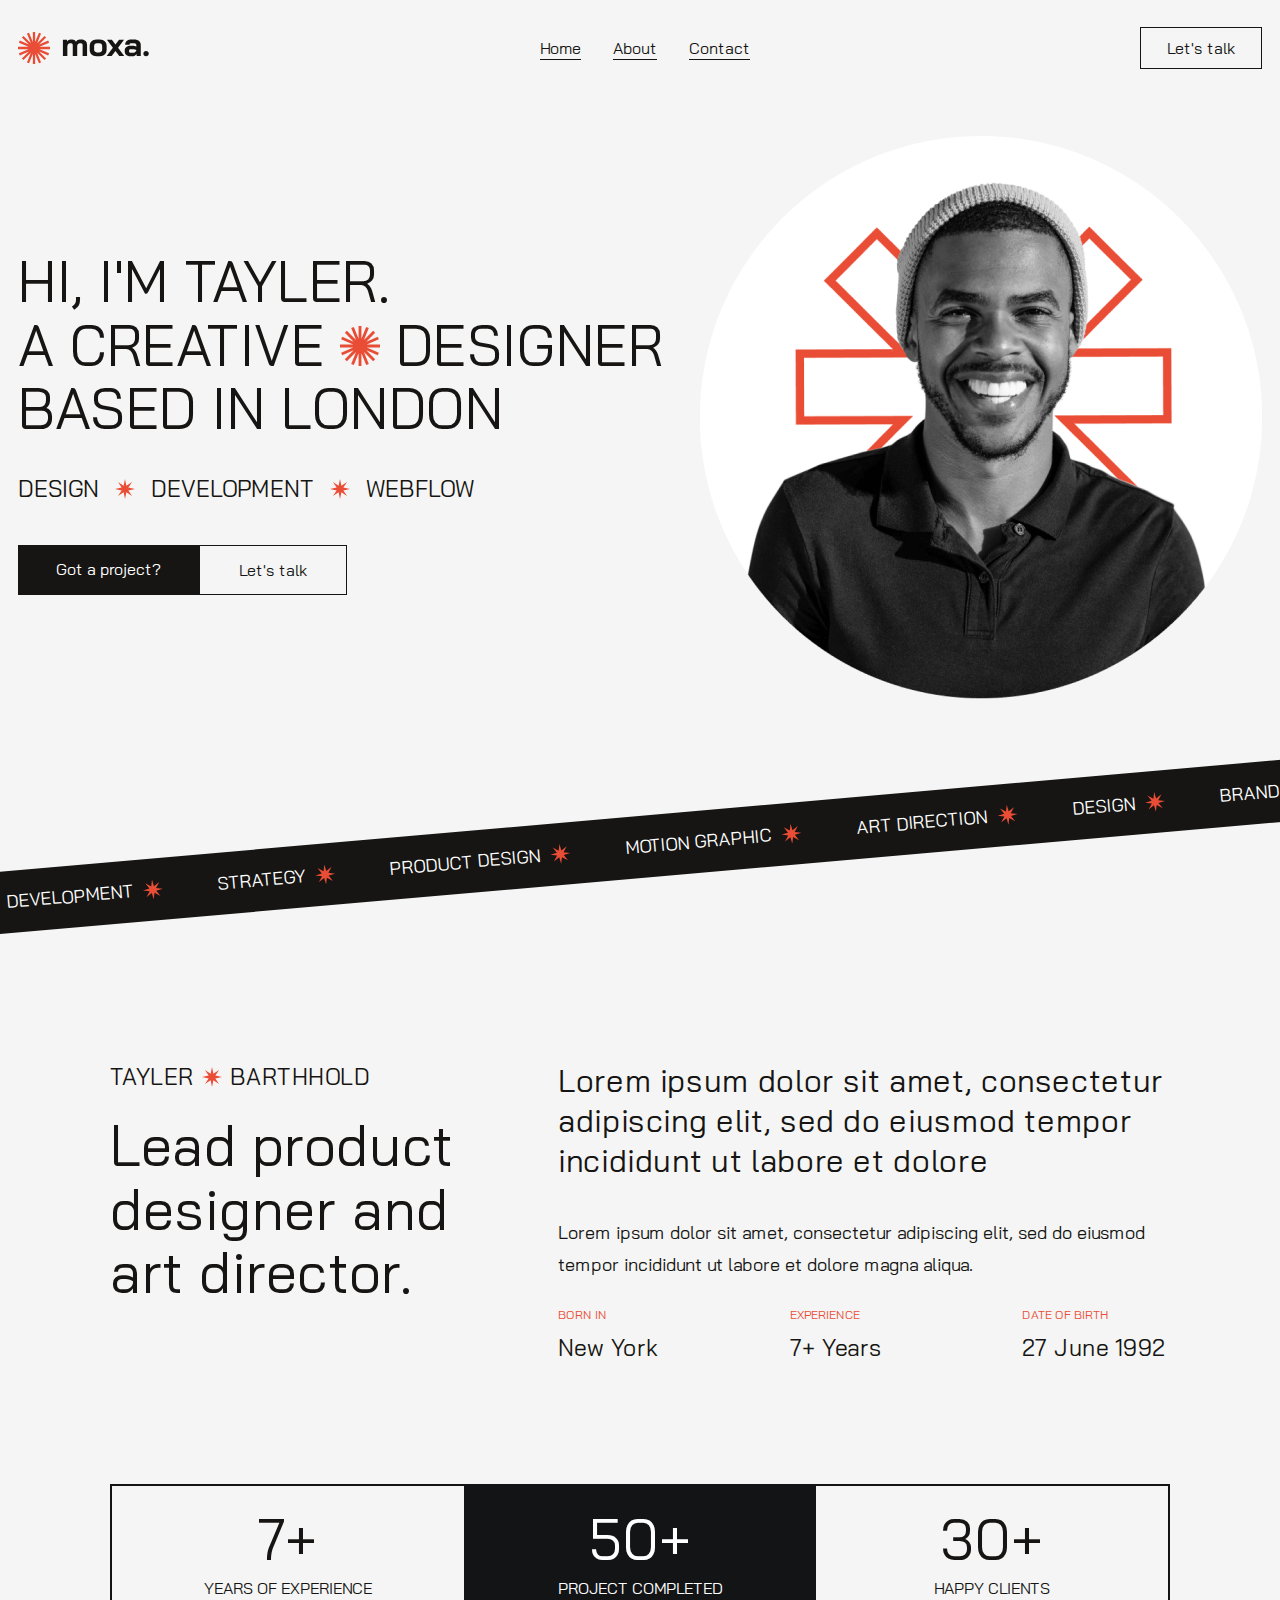
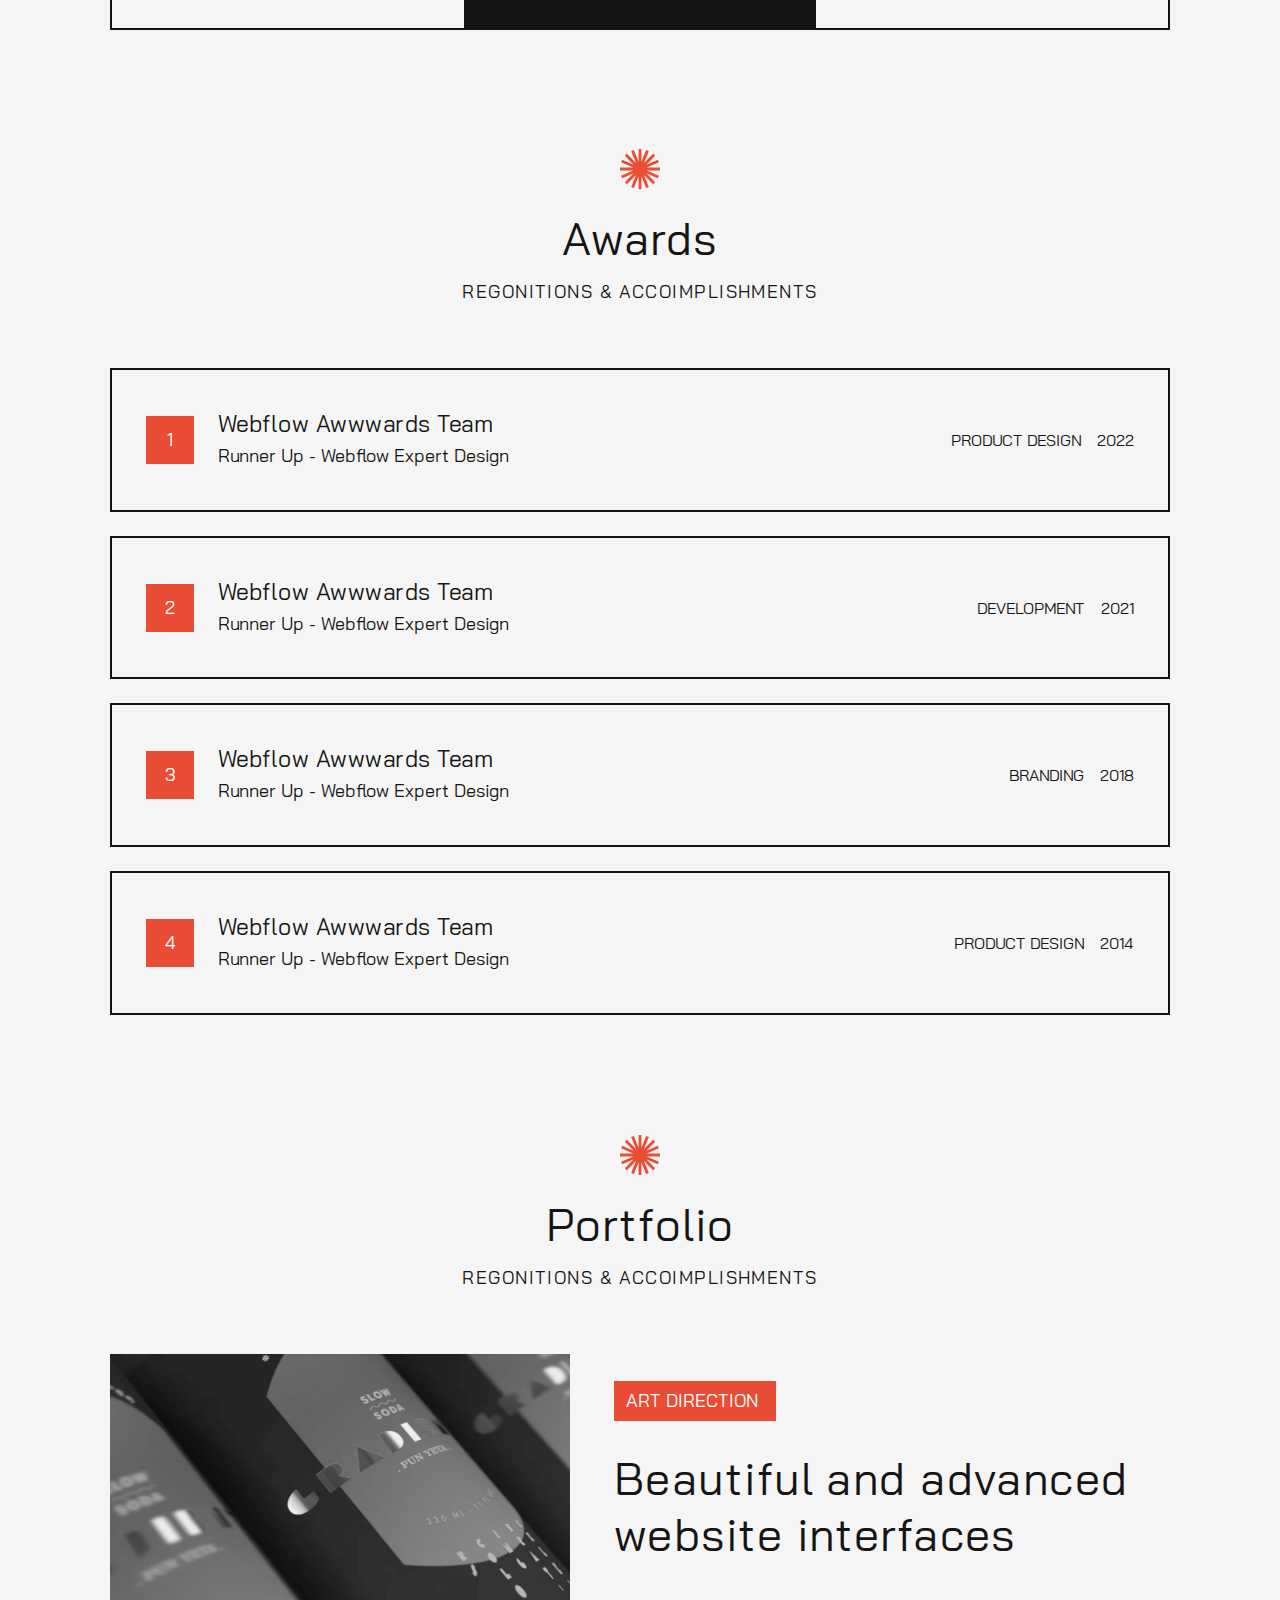
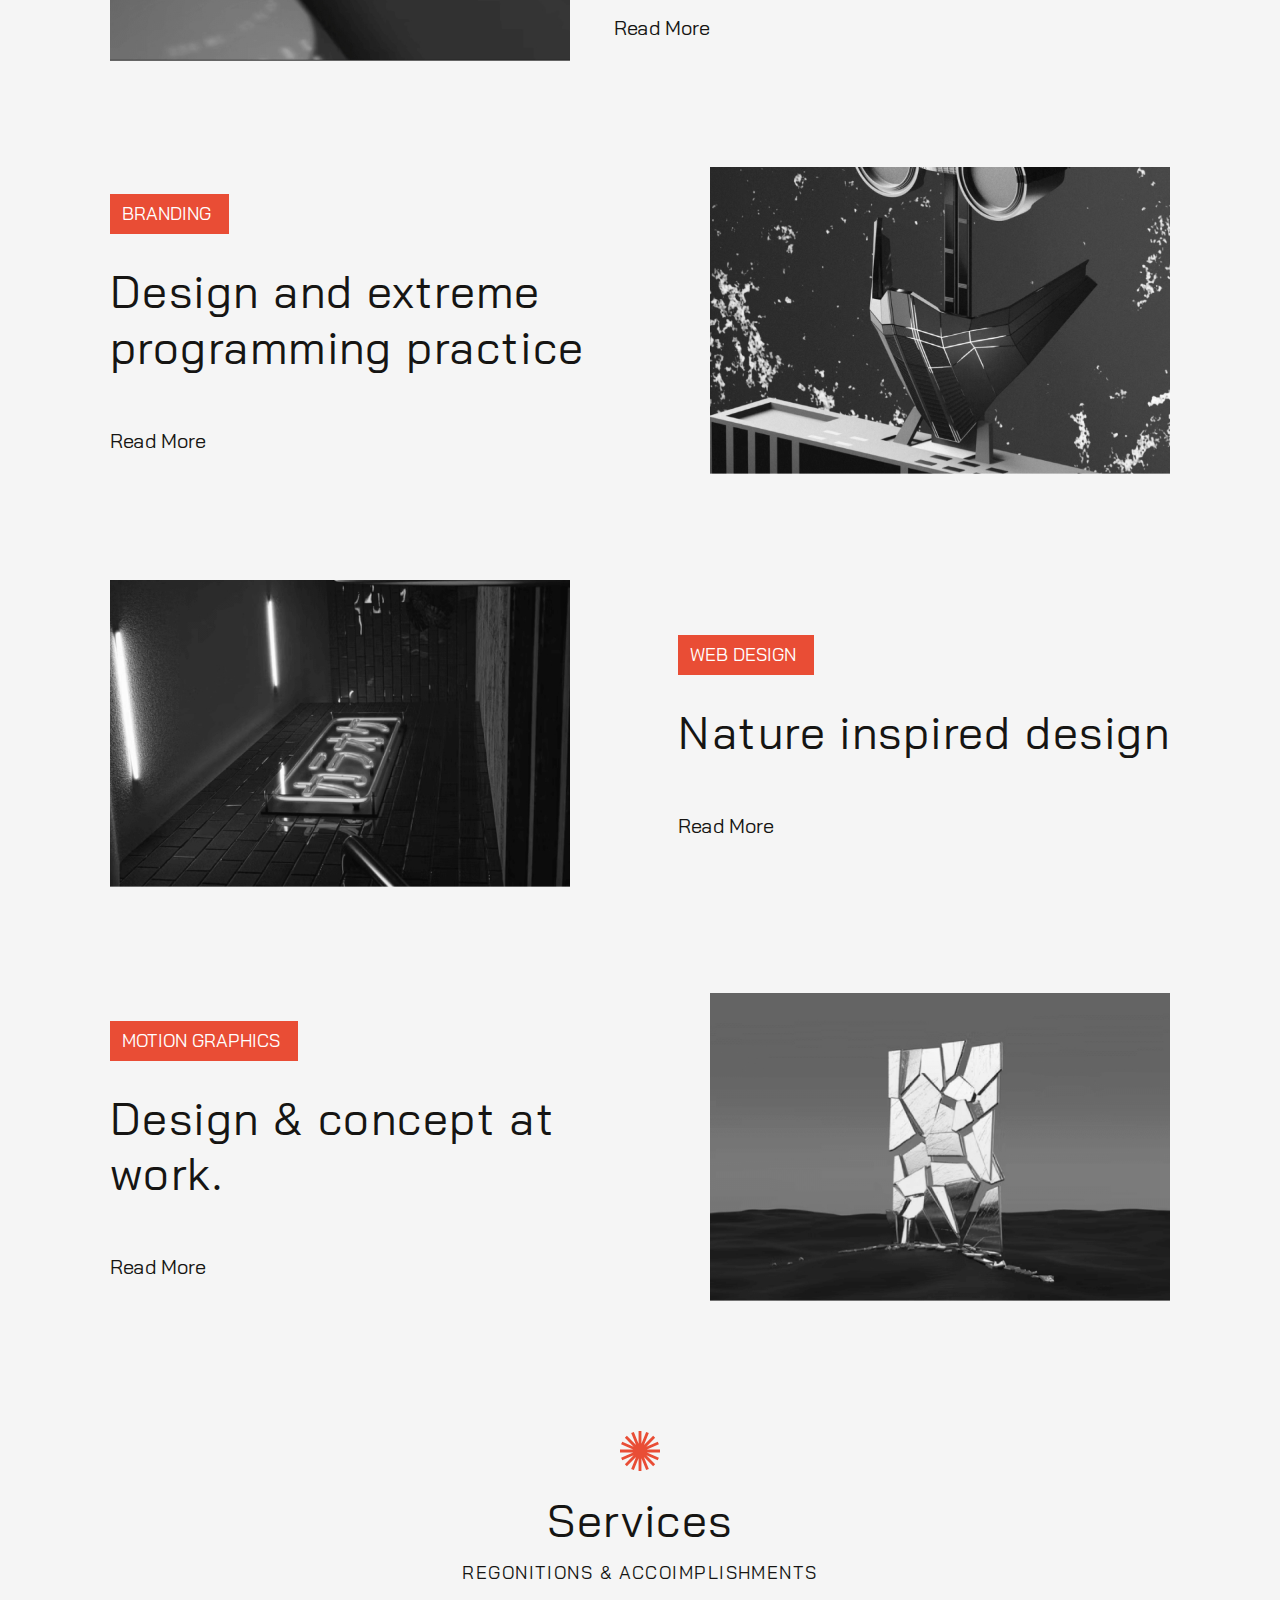
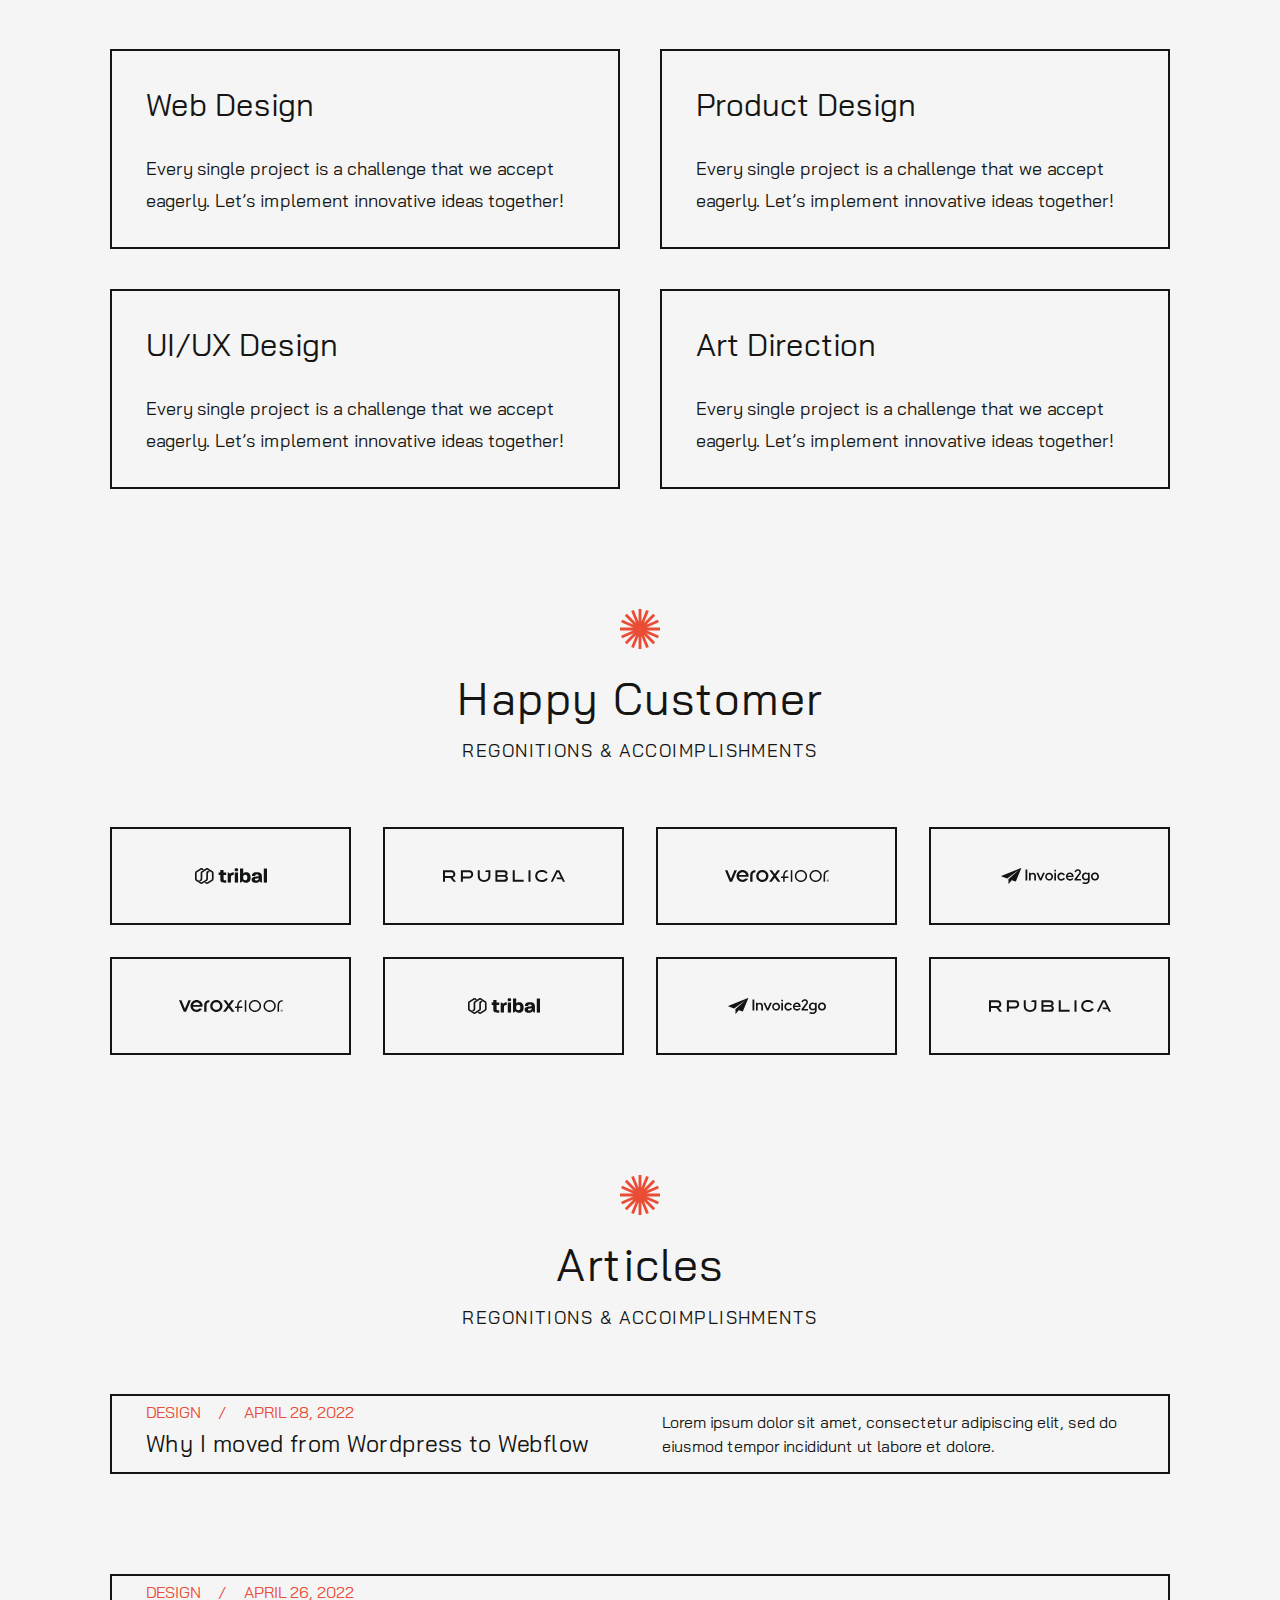
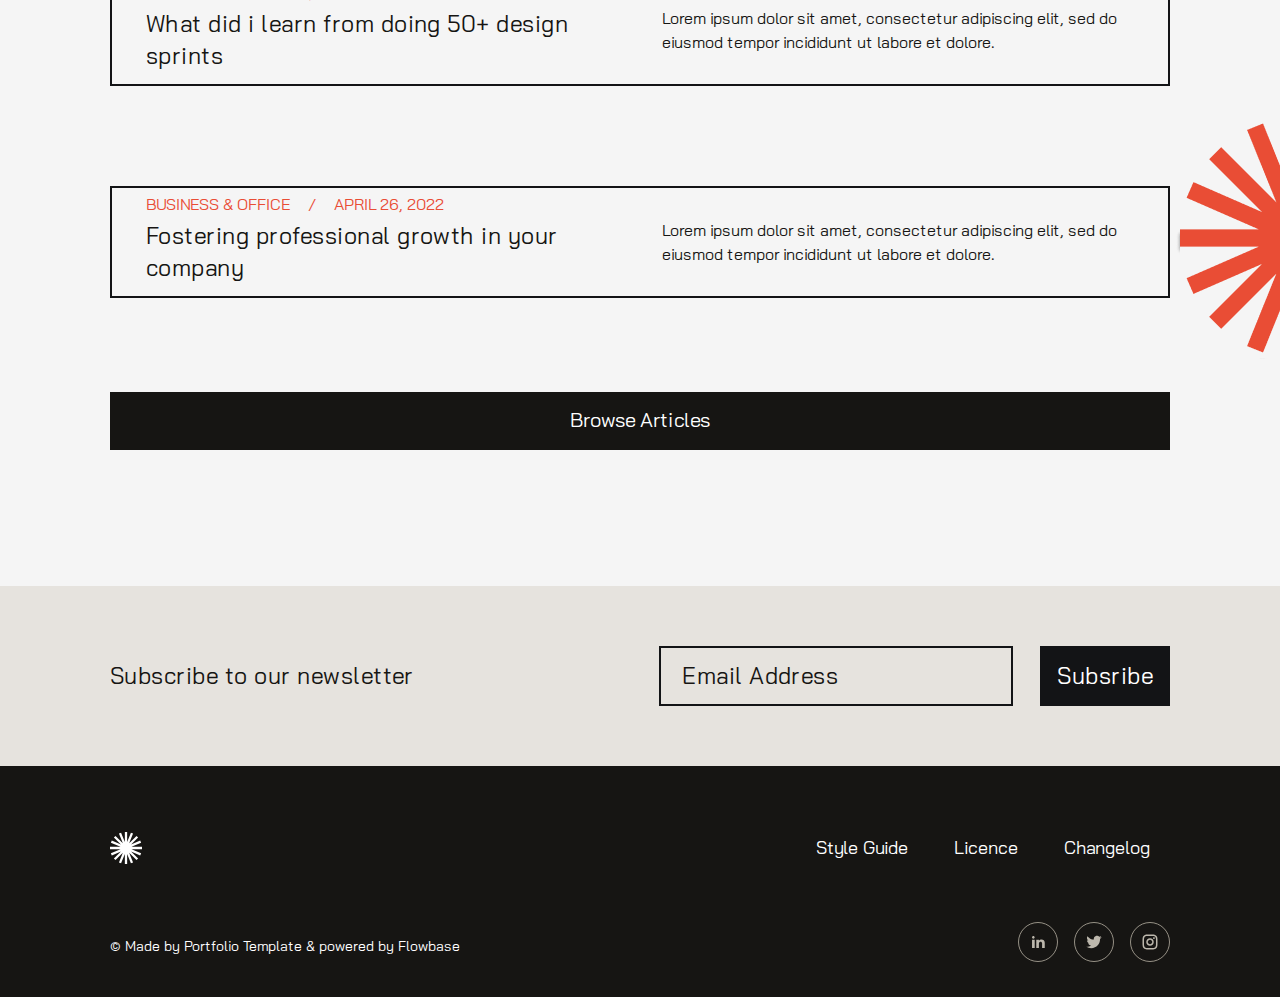
<file: index.html>
<!DOCTYPE html>
<html lang="en">
<head>
    <meta charset="UTF-8">
    <meta http-equiv="X-UA-Compatible" content="IE=edge">
    <meta name="viewport" content="width=device-width, initial-scale=1.0">
    <link rel="shortcut icon" href="./img/favicon.ico" type="image/x-icon">
    <link rel="icon" href="./img/favicon.ico" type="image/x-icon">
    <link rel="stylesheet" href="./fonts/font.css">
    <link rel="stylesheet" href="./css/style.css">
    <title>Homework 12 Moxa</title>
</head>
<body>

<!-- /////////////////////////////////////////////HEADER////////////////////////////////////////////////////// -->

    <header class="header">
        <div class="container container-wide flex v-center between">
                <a href="/" class="logo flex"><svg width="131" height="32" viewBox="0 0 131 32" fill="none" xmlns="http://www.w3.org/2000/svg">
                    <g clip-path="url(#clip0_1_17)">
                    <path class="word" d="M63.5684 7.39453C65.2279 7.39453 66.5598 7.9404 67.5642 9.03214C68.5686 10.1021 69.0708 11.5104 69.0708 13.2572V23.9999H64.6165V13.2572C64.6165 12.6458 64.4746 12.1654 64.1907 11.8161C63.9069 11.4449 63.5357 11.2593 63.0771 11.2593H61.6688C61.0574 11.2593 60.5225 11.4886 60.0639 11.9471C59.6054 12.3838 59.3215 12.9733 59.2124 13.7157V23.9999H54.7581V13.2899C54.7581 12.6786 54.6161 12.1873 54.3323 11.8161C54.0484 11.4449 53.6773 11.2593 53.2187 11.2593H51.9414C51.3082 11.2593 50.7514 11.5432 50.271 12.1109C49.7907 12.6786 49.485 13.421 49.354 14.338V23.9999H44.8997V7.65655H49.0264V9.55618C49.4195 8.90113 49.9217 8.3771 50.533 7.98407C51.1663 7.59105 51.7995 7.39453 52.4327 7.39453H54.2668C55.0528 7.39453 55.7625 7.60196 56.3957 8.01682C57.0507 8.43169 57.5638 9.01031 57.935 9.75269C58.4154 9.01031 58.9831 8.43169 59.6382 8.01682C60.315 7.60196 61.0247 7.39453 61.767 7.39453H63.5684ZM78.656 24.2619C77.2804 24.2619 76.0576 23.9999 74.9877 23.4759C73.9396 22.93 73.1208 22.1658 72.5313 21.1832C71.9636 20.2006 71.6797 19.0652 71.6797 17.777V13.945C71.6797 12.6567 71.9745 11.5213 72.564 10.5388C73.1536 9.53435 73.9724 8.75921 75.0205 8.21334C76.0904 7.66747 77.3131 7.39453 78.6887 7.39453H81.6364C83.012 7.39453 84.2238 7.66747 85.2719 8.21334C86.3418 8.75921 87.1715 9.53435 87.7611 10.5388C88.3506 11.5213 88.6454 12.6567 88.6454 13.945V17.777C88.6454 19.0652 88.3506 20.2006 87.7611 21.1832C87.1715 22.1658 86.3418 22.93 85.2719 23.4759C84.2238 23.9999 83.0011 24.2619 81.6037 24.2619H78.656ZM81.5382 20.4299C82.346 20.4299 82.9902 20.157 83.4705 19.6111C83.9509 19.0434 84.1911 18.3119 84.1911 17.4167V14.2398C84.1911 13.3445 83.9509 12.624 83.4705 12.0781C82.9902 11.5104 82.357 11.2266 81.5709 11.2266H78.7542C77.9682 11.2266 77.335 11.5104 76.8546 12.0781C76.3742 12.624 76.134 13.3445 76.134 14.2398V17.4167C76.134 18.3119 76.3742 19.0434 76.8546 19.6111C77.335 20.157 77.9572 20.4299 78.7215 20.4299H81.5382ZM94.8793 15.7136L88.8857 7.65655H93.864L97.4668 12.5039L101.07 7.65655H106.048L100.054 15.7136L106.244 23.9999H101.266L97.4668 18.8905L93.6675 23.9999H88.6892L94.8793 15.7136ZM112.422 24.2619C110.718 24.2619 109.343 23.8361 108.295 22.9846C107.247 22.133 106.723 21.0085 106.723 19.6111V18.3993C106.723 17.0237 107.269 15.921 108.36 15.0913C109.452 14.2398 110.893 13.814 112.684 13.814H114.681C115.249 13.814 115.861 13.8904 116.516 14.0432C117.171 14.1961 117.771 14.4035 118.317 14.6655V12.9624C118.317 12.4165 118.131 11.9799 117.76 11.6523C117.411 11.303 116.941 11.1283 116.352 11.1283H113.535C112.924 11.1283 112.432 11.2702 112.061 11.5541C111.69 11.8379 111.504 12.22 111.504 12.7004H107.181C107.181 11.1065 107.76 9.82912 108.917 8.86838C110.096 7.88582 111.635 7.39453 113.535 7.39453H116.352C118.273 7.39453 119.824 7.90765 121.003 8.93389C122.182 9.93829 122.771 11.2811 122.771 12.9624V23.9999H118.644V22.0348C118.12 22.7116 117.476 23.2575 116.712 23.6724C115.948 24.0654 115.195 24.2619 114.452 24.2619H112.422ZM114.78 20.8557C115.588 20.8557 116.308 20.6483 116.941 20.2334C117.575 19.8185 118.033 19.2617 118.317 18.563V18.0062C117.968 17.7442 117.476 17.5368 116.843 17.3839C116.232 17.2311 115.577 17.1547 114.878 17.1547H112.815C112.291 17.1547 111.865 17.2857 111.537 17.5477C111.21 17.8097 111.046 18.1591 111.046 18.5958V19.4473C111.046 19.8622 111.221 20.2006 111.57 20.4627C111.941 20.7247 112.422 20.8557 113.011 20.8557H114.78ZM128.077 24.3274C127.269 24.3274 126.614 24.0872 126.111 23.6069C125.631 23.1047 125.391 22.4496 125.391 21.6417C125.391 20.8338 125.631 20.1897 126.111 19.7094C126.614 19.2072 127.269 18.9561 128.077 18.9561C128.885 18.9561 129.529 19.2072 130.009 19.7094C130.511 20.1897 130.762 20.8338 130.762 21.6417C130.762 22.4496 130.511 23.1047 130.009 23.6069C129.529 24.0872 128.885 24.3274 128.077 24.3274Z" fill="#161513"/>
                    <path class="vector" fill-rule="evenodd" clip-rule="evenodd" d="M17.1429 0H14.8571V10.1205L11.0659 0.736931L8.94666 1.59318L12.8361 11.2198L5.49442 3.87816L3.87818 5.49442L10.9148 12.5311L1.79586 8.5469L0.880734 10.6414L10.5297 14.8571H0V17.1429H10.5297L0.880738 21.3586L1.79586 23.4531L10.9148 19.469L3.87818 26.5056L5.49442 28.1218L12.8361 20.7802L8.94666 30.4069L11.0659 31.263L14.8571 21.8795V32H17.1429V21.8795L20.9341 31.263L23.0533 30.4069L19.164 20.7802L26.5056 28.1218L28.1218 26.5056L21.0851 19.469L30.2042 23.4531L31.1192 21.3586L21.4704 17.1429H32V14.8571H21.4702L31.1192 10.6414L30.2042 8.5469L21.0851 12.5311L28.1218 5.4944L26.5056 3.87816L19.164 11.2198L23.0533 1.59318L20.9341 0.736931L17.1429 10.1205V0Z" fill="#E94D35"/>
                    </g>
                    <defs>
                    <clipPath id="clip0_1_17">
                    <rect width="131" height="32" fill="white"/>
                    </clipPath>
                    </defs>
                    </svg></a>
            <nav class="nav flex gap-32">
                <a href="#" class="nav-link">Home</a>
                <a href="#" class="nav-link">About</a>
                <a href="#" class="nav-link">Contact</a>
            </nav>
            <a href="#" class="button">Let's talk</a>
        </div>
    </header>

<!-- /////////////////////////////////////////////////MAIN//////////////////////////////////////////////////////////// -->

    <main>

<!-- //////////////////////////////////////////SECTION-FIRST-SCREEN///////////////////////////////////////////////// -->

        <section class="first-screen">
            <div class="container container-wide flex v-center between">
                <div class="descr-box flex col">
                    <h1 class="first-screen-head">hi, i'm tayler.</h1>
                    <h2 class="first-screen-head">a creative <img src="./img/moxa.svg" alt="moxa"> designer based in london</h2>
                    <div class="first-screen-directions flex gap-16">
                        <span class="direction-title">design</span>
                        <img src="./img/moxa-star.svg" alt="moxa-star">
                        <span class="direction-title">development</span>
                        <img src="./img/moxa-star.svg" alt="moxa-star">
                        <span class="direction-title">webflow</span>
                    </div>
                    <div class="first-screen-link flex">
                        <span class="question">Got a project?</span>
                        <a href="#" class="button bigger">Let's talk</a>
                    </div>
                </div>
                <div class="image-box">
                    <img src="./img/tayler.png" alt="tayler">
                </div>
            </div>
        </section>

<!-- ////////////////////////////////////////////////////SECTION-INCLINE/////////////////////////////////////////////// -->

        <section class="incline">
            <div class="incline-wrapper flex v-center gap-75">
                <div class="incline-directions flex v-center">
                    development<img src="./img/moxa-star.svg" alt="moxa-star" class="pl-10">
                </div>
                <div class="incline-directions flex v-center">
                    strategy<img src="./img/moxa-star.svg" alt="moxa-star" class="pl-10">
                </div>
                <div class="incline-directions flex v-center">
                    product design<img src="./img/moxa-star.svg" alt="moxa-star" class="pl-10">
                </div>
                <div class="incline-directions flex v-center">
                    motion graphic<img src="./img/moxa-star.svg" alt="moxa-star" class="pl-10">
                </div>
                <div class="incline-directions flex v-center">
                    art direction<img src="./img/moxa-star.svg" alt="moxa-star" class="pl-10">
                </div>
                <div class="incline-directions flex v-center">
                    design<img src="./img/moxa-star.svg" alt="moxa-star" class="pl-10">
                </div>
                <div class="incline-directions flex v-center">
                    branding<img src="./img/moxa-star.svg" alt="moxa-star" class="pl-10">
                </div>
                <div class="incline-directions flex v-center">
                    development<img src="./img/moxa-star.svg" alt="moxa-star" class="pl-10">
                </div>
                <div class="incline-directions flex v-center">
                    strategy<img src="./img/moxa-star.svg" alt="moxa-star" class="pl-10">
                </div>
                <div class="incline-directions flex v-center">
                    product design<img src="./img/moxa-star.svg" alt="moxa-star" class="pl-10">
                </div>
                <div class="incline-directions flex v-center">
                    motion graphic<img src="./img/moxa-star.svg" alt="moxa-star" class="pl-10">
                </div>
                <div class="incline-directions flex v-center">
                    art direction<img src="./img/moxa-star.svg" alt="moxa-star" class="pl-10">
                </div>
                <div class="incline-directions flex v-center">
                    design<img src="./img/moxa-star.svg" alt="moxa-star" class="pl-10">
                </div>
                <div class="incline-directions flex v-center">
                    branding<img src="./img/moxa-star.svg" alt="moxa-star" class="pl-10">
                </div>
                <div class="incline-directions flex v-center">
                    development<img src="./img/moxa-star.svg" alt="moxa-star" class="pl-10">
                </div>
                <div class="incline-directions flex v-center">
                    strategy<img src="./img/moxa-star.svg" alt="moxa-star" class="pl-10">
                </div>
                <div class="incline-directions flex v-center">
                    product design<img src="./img/moxa-star.svg" alt="moxa-star" class="pl-10">
                </div>
                <div class="incline-directions flex v-center">
                    motion graphic<img src="./img/moxa-star.svg" alt="moxa-star" class="pl-10">
                </div>
                <div class="incline-directions flex v-center">
                    art direction<img src="./img/moxa-star.svg" alt="moxa-star" class="pl-10">
                </div>
            </div>            
        </section>

<!-- ////////////////////////////////////////////////SECTION-ABOUT///////////////////////////////////////////////// -->

        <section class="about">
            <div class="container container-tight">
                <div class="text-wrapper flex between mb-120">
                    <div class="left-text flex col">
                        <h3 class="name flex gap-8">tayler <img src="./img/moxa-star.svg" alt="moxa-star"> barthhold</h3>
                        <p class="position">Lead product designer and art director.</p>
                    </div>
                    <div class="right-text flex col">
                        <p class="top-text">Lorem ipsum dolor sit amet, consectetur adipiscing elit, sed do eiusmod tempor incididunt ut labore et dolore</p>
                        <p class="bottom-text">Lorem ipsum dolor sit amet, consectetur adipiscing elit, sed do eiusmod tempor incididunt ut labore et dolore magna aliqua.</p>
                        <div class="about-data-wrapper flex between">
                            <div class="about-data-item">
                                <p class="about-data-item-head">born in</p>
                                <p class="about-data-item-value">New York</p>
                            </div>
                            <div class="about-data-item">
                                <p class="about-data-item-head">experience</p>
                                <p class="about-data-item-value">7+ Years</p>
                            </div>
                            <div class="about-data-item">
                                <p class="about-data-item-head">date of birth</p>
                                <p class="about-data-item-value">27 June 1992</p>
                            </div>
                        </div>
                    </div>
                </div>
                <div class="achievements flex around border">
                    <div class="achievement-item flex col v-center pt-22 pb-24">
                        <div class="achievement-value">7+</div>
                        <div class="achievement-text">years of experience</div>
                    </div>
                    <div class="achievement-item flex col v-center black-bg pt-22 pb-24">
                        <div class="achievement-value">50+</div>
                        <div class="achievement-text">project completed</div>
                    </div>
                    <div class="achievement-item flex col v-center pt-22 pb-24">
                        <div class="achievement-value">30+</div>
                        <div class="achievement-text">happy clients</div>
                    </div>
                </div>
            </div>
        </section>

<!-- ////////////////////////////////////////////SECTION-AWARDS////////////////////////////////////////////////////////// -->

        <section class="awards mb-120">
            <div class="container container-tight">
                <div class="section-title flex col v-center mb-60">
                    <img src="./img/moxa.svg" alt="moxa" class="section-title-img mb-22">
                    <h3 class="section-title-header mb-9">Awards</h3>
                    <p class="section-title-descr">REGONITIONS & ACCOIMPLISHMENTS</p>
                </div>
                <div class="awards-wrapper flex col gap-24">
                    <div class="award-item border flex between v-center">
                        <div class="award-left flex flex-1 v-center gap-24">
                            <div class="award-left-position flex center v-center">
                                1
                            </div>
                            <div class="award-left-description flex col">
                                <div class="award-name">Webflow Awwwards Team</div>
                                <div class="award-nomination">Runner Up - Webflow Expert Design</div>
                            </div>
                        </div>
                        <div class="award-right flex gap-16">
                            <div class="award-direction">PRODUCT DESIGN</div>
                            <div class="award-year">2022</div>
                        </div>
                    </div>
                    <div class="award-item border flex between v-center">
                        <div class="award-left flex flex-1 v-center gap-24">
                            <div class="award-left-position flex center v-center">
                                2
                            </div>
                            <div class="award-left-description flex col">
                                <div class="award-name">Webflow Awwwards Team</div>
                                <div class="award-nomination">Runner Up - Webflow Expert Design</div>
                            </div>
                        </div>
                        <div class="award-right flex gap-16">
                            <div class="award-direction">DEVELOPMENT</div>
                            <div class="award-year">2021</div>
                        </div>
                    </div>
                    <div class="award-item border flex between v-center">
                        <div class="award-left flex flex-1 v-center gap-24">
                            <div class="award-left-position flex center v-center">
                                3
                            </div>
                            <div class="award-left-description flex col">
                                <div class="award-name">Webflow Awwwards Team</div>
                                <div class="award-nomination">Runner Up - Webflow Expert Design</div>
                            </div>
                        </div>
                        <div class="award-right flex gap-16">
                            <div class="award-direction">BRANDING</div>
                            <div class="award-year">2018</div>
                        </div>
                    </div>
                    <div class="award-item border flex between v-center">
                        <div class="award-left flex flex-1 v-center gap-24">
                            <div class="award-left-position flex center v-center">
                                4
                            </div>
                            <div class="award-left-description flex col">
                                <div class="award-name">Webflow Awwwards Team</div>
                                <div class="award-nomination">Runner Up - Webflow Expert Design</div>
                            </div>
                        </div>
                        <div class="award-right flex gap-16">
                            <div class="award-direction">PRODUCT DESIGN</div>
                            <div class="award-year">2014</div>
                        </div>
                    </div>
                </div>
            </div>
        </section>

<!-- ////////////////////////////////////////////SECTION-PORTFOLIO////////////////////////////////////////////////////// -->

        <section class="portfolio mb-120">
            <div class="container container-tight">
                <div class="section-title flex col v-center mb-60">
                    <img src="./img/moxa.svg" alt="moxa" class="section-title-img mb-22">
                    <h3 class="section-title-header mb-9">Portfolio</h3>
                    <p class="section-title-descr">REGONITIONS & ACCOIMPLISHMENTS</p>
                </div>
                <div class="portfolio-wrapper flex col gap-96">
                    <div class="portfolio-item flex between gap-44">
                        <div class="portfolio-img">
                            <img src="./img/portfolio-1.jpg" alt="portfolio-1">
                        </div>
                        <div class="portfolio-descr flex col start center">
                            <span class="portfolio-direction mb-30">
                                art direction
                            </span>
                            <h2 class="portfolio-title section-title-header mb-49">
                                Beautiful and advanced website interfaces
                            </h2>
                            <a href="#" class="read-more">Read More</a>
                        </div>
                    </div>
                    <div class="portfolio-item flex row-reverse between gap-44">
                        <div class="portfolio-img">
                            <img src="./img/portfolio-2.jpg" alt="portfolio-1">
                        </div>
                        <div class="portfolio-descr flex col start center">
                            <span class="portfolio-direction mb-30">
                                branding
                            </span>
                            <h2 class="portfolio-title section-title-header mb-49">
                                Design and extreme programming practice
                            </h2>
                            <a href="#" class="read-more">Read More</a>
                        </div>
                    </div>
                    <div class="portfolio-item flex between gap-44">
                        <div class="portfolio-img">
                            <img src="./img/portfolio-3.jpg" alt="portfolio-1">
                        </div>
                        <div class="portfolio-descr flex col start center">
                            <span class="portfolio-direction mb-30">
                                web design
                            </span>
                            <h2 class="portfolio-title section-title-header mb-49">
                                Nature inspired design
                            </h2>
                            <a href="#" class="read-more">Read More</a>
                        </div>
                    </div>
                    <div class="portfolio-item flex row-reverse between gap-44">
                        <div class="portfolio-img">
                            <img src="./img/portfolio-4.jpg" alt="portfolio-1">
                        </div>
                        <div class="portfolio-descr flex col start center">
                            <span class="portfolio-direction mb-30">
                                motion graphics
                            </span>
                            <h2 class="portfolio-title section-title-header mb-49">
                                Design & concept at work.
                            </h2>
                            <a href="#" class="read-more">Read More</a>
                        </div>
                    </div>
                </div>
            </div>
        </section>

<!-- //////////////////////////////////////////////////SECTION-SERVICES////////////////////////////////////////////// -->

        <section class="services mb-120">
            <div class="container container-tight">
                <div class="section-title flex col v-center mb-60">
                    <img src="./img/moxa.svg" alt="moxa" class="section-title-img mb-22">
                    <h3 class="section-title-header mb-9">Services</h3>
                    <p class="section-title-descr">REGONITIONS & ACCOIMPLISHMENTS</p>
                </div>
                <div class="services-wrapper flex wrap gap-40">
                    <div class="service-item border">
                        <h2 class="service-header">Web Design</h2>
                        <p class="service-descr">Every single project is a challenge that we accept eagerly. Let’s implement innovative ideas together!</p>
                    </div>
                    <div class="service-item border">
                        <h2 class="service-header">Product Design</h2>
                        <p class="service-descr">Every single project is a challenge that we accept eagerly. Let’s implement innovative ideas together!</p>
                    </div>
                    <div class="service-item border">
                        <h2 class="service-header">UI/UX Design</h2>
                        <p class="service-descr">Every single project is a challenge that we accept eagerly. Let’s implement innovative ideas together!</p>
                    </div>
                    <div class="service-item border">
                        <h2 class="service-header">Art Direction</h2>
                        <p class="service-descr">Every single project is a challenge that we accept eagerly. Let’s implement innovative ideas together!</p>
                    </div>
                </div>
            </div>            
        </section>

<!-- ////////////////////////////////////////////SECTION-CUSTOMERS//////////////////////////////////////////////////////// -->

        <section class="customers mb-120">
            <div class="container container-tight">
                <div class="section-title flex col v-center mb-60">
                    <img src="./img/moxa.svg" alt="moxa" class="section-title-img mb-22">
                    <h3 class="section-title-header mb-9">Happy Customer</h3>
                    <p class="section-title-descr">REGONITIONS & ACCOIMPLISHMENTS</p>
                </div>
                <div class="customers-wrapper flex wrap between gap-32">
                    <div class="customer-item flex center v-center border">
                        <img src="./img/customer-1.svg" alt="customer-1">
                    </div>
                    <div class="customer-item flex center v-center border">
                        <img src="./img/customer-2.svg" alt="customer-1">
                    </div>
                    <div class="customer-item flex center v-center border">
                        <img src="./img/customer-3.svg" alt="customer-1">
                    </div>
                    <div class="customer-item flex center v-center border">
                        <img src="./img/customer-4.svg" alt="customer-1">
                    </div>
                    <div class="customer-item flex center v-center border">
                        <img src="./img/customer-3.svg" alt="customer-1">
                    </div>
                    <div class="customer-item flex center v-center border">
                        <img src="./img/customer-1.svg" alt="customer-1">
                    </div>
                    <div class="customer-item flex center v-center border">
                        <img src="./img/customer-4.svg" alt="customer-1">
                    </div>
                    <div class="customer-item flex center v-center border">
                        <img src="./img/customer-2.svg" alt="customer-1">
                    </div>
                </div>
            </div>
        </section>

<!-- ///////////////////////////////////////////////////SECTION-ARTICLES////////////////////////////////////////////// --> 

        <section class="articles mb-136">
            <div class="container container-tight">
                <div class="section-title flex col v-center mb-60">
                    <img src="./img/moxa.svg" alt="moxa" class="section-title-img mb-22">
                    <h3 class="section-title-header mb-9">Articles</h3>
                    <p class="section-title-descr">REGONITIONS & ACCOIMPLISHMENTS</p>
                </div>
                <div class="articles-wrapper flex wrap gap-100 mb-94">
                    <div class="article-item flex v-center border gap-60">
                        <div class="article-left flex col">
                            <div class="article-props">
                                <span class="article-category">design</span>
                                <span class="separator">/</span>
                                <span class="article-date">april 28, 2022</span>
                            </div>
                            <h3 class="article-header">Why I moved from Wordpress to Webflow</h3>
                        </div>
                        <div class="article-right">
                            <p class="article-promo">Lorem ipsum dolor sit amet, consectetur adipiscing elit, sed do eiusmod tempor incididunt ut labore et dolore.</p>
                        </div>
                    </div>
                    <div class="article-item flex v-center border gap-60">
                        <div class="article-left flex col">
                            <div class="article-props">
                                <span class="article-category">design</span>
                                <span class="separator">/</span>
                                <span class="article-date">april 26, 2022</span>
                            </div>
                            <h3 class="article-header">What did i learn from doing 50+ design sprints</h3>
                        </div>
                        <div class="article-right">
                            <p class="article-promo">Lorem ipsum dolor sit amet, consectetur adipiscing elit, sed do eiusmod tempor incididunt ut labore et dolore.</p>
                        </div>
                    </div>
                    <div class="article-item flex v-center border gap-60">
                        <div class="article-left flex col">
                            <div class="article-props">
                                <span class="article-category">business & office</span>
                                <span class="separator">/</span>
                                <span class="article-date">april 26, 2022</span>
                            </div>
                            <h3 class="article-header">Fostering professional growth in your company</h3>
                        </div>
                        <div class="article-right">
                            <p class="article-promo">Lorem ipsum dolor sit amet, consectetur adipiscing elit, sed do eiusmod tempor incididunt ut labore et dolore.</p>
                        </div>
                    </div>
                </div>
                <a href="#" class="browse-articles">Browse Articles</a>
            </div>
            <img src="./img/moxa-big.png" alt="moxa-big" class="moxa-big">
        </section>

    </main>

<!-- ///////////////////////////////////////////////////////FOOTER////////////////////////////////////////////////////// -->

    <footer class="footer">
        <div class="footer-top flex between">
            <div class="container container-tight">
                <div class="footer-top-wrapper flex between v-center">
                    <div class="footer-left-col font-23">
                        Subscribe to our newsletter
                    </div>
                    <div class="footer-right-col flex end">
                        <form action="https://fom.in.ua/echo" method="post">
                            <label class="email-input">
                                <input type="email" placeholder="Email Address" name="email" class="footer-form-input font-23 border" required>
                            </label>
                            <button type="submit" class="footer-form-btn font-23">Subsribe</button>
                        </form>
                    </div>
                </div>                
            </div>            
        </div>
        <div class="footer-bottom flex col">
            <div class="container container-tight">
                <div class="footer-bottom-first flex between mb-48">
                    <div class="footer-left-col">
                        <a href="#" class="footer-logo">
                            <svg width="32" height="32" viewBox="0 0 32 32" fill="none" xmlns="http://www.w3.org/2000/svg">
                            <g clip-path="url(#clip0_1_487)">
                            <path class="moxa-footer" fill-rule="evenodd" clip-rule="evenodd" d="M17.1429 0H14.8571V10.1205L11.0659 0.736931L8.94666 1.59318L12.8361 11.2198L5.49442 3.87816L3.87818 5.49442L10.9148 12.5311L1.79586 8.5469L0.880734 10.6414L10.5297 14.8571H0V17.1429H10.5297L0.880738 21.3586L1.79586 23.4531L10.9148 19.469L3.87818 26.5056L5.49442 28.1218L12.8361 20.7802L8.94666 30.4069L11.0659 31.263L14.8571 21.8795V32H17.1429V21.8795L20.9341 31.263L23.0533 30.4069L19.164 20.7802L26.5056 28.1218L28.1218 26.5056L21.0851 19.469L30.2042 23.4531L31.1192 21.3586L21.4704 17.1429H32V14.8571H21.4702L31.1192 10.6414L30.2042 8.5469L21.0851 12.5311L28.1218 5.4944L26.5056 3.87816L19.164 11.2198L23.0533 1.59318L20.9341 0.736931L17.1429 10.1205V0Z" fill="white"/>
                            </g>
                            <defs>
                            <clipPath id="clip0_1_487">
                            <rect width="32" height="32" fill="white"/>
                            </clipPath>
                            </defs>
                            </svg>
                        </a>                        
                    </div>
                    <div class="footer-right-col pr-20">
                        <nav class="footer-nav flex end gap-46">
                            <a href="#" class="footer-nav-link">Style Guide</a>
                            <a href="#" class="footer-nav-link">Licence</a>
                            <a href="#" class="footer-nav-link">Changelog</a>
                        </nav>
                    </div>
                </div>
                <div class="footer-bottom-second flex between v-center">
                    <div class="footer-left-col">
                        <p class="summary">&copy; Made by <a href="#" class="summary-link">Portfolio Template</a> & powered by <a href="#" class="summary-link">Flowbase</a></p>
                    </div>
                    <div class="footer-right-col flex end">
                        <div class="socials flex gap-16">
                            <a href="#" class="social-link">
                                <svg width="40" height="40" viewBox="0 0 40 40" fill="none" xmlns="http://www.w3.org/2000/svg">
                                    <path class="circle-svg" d="M0.5 20C0.5 9.23045 9.23045 0.5 20 0.5C30.7696 0.5 39.5 9.23045 39.5 20C39.5 30.7696 30.7696 39.5 20 39.5C9.23045 39.5 0.5 30.7696 0.5 20Z" stroke="#969186"/>
                                    <path class="inner-svg" d="M16.6758 15.3349C16.6756 15.6885 16.5345 16.0275 16.2834 16.2775C16.0324 16.5274 15.692 16.6677 15.3372 16.6675C14.9824 16.6673 14.6422 16.5267 14.3914 16.2765C14.1406 16.0264 13.9998 15.6872 14 15.3336C14.0002 14.98 14.1413 14.6409 14.3923 14.391C14.6434 14.1411 14.9837 14.0008 15.3386 14.001C15.6934 14.0011 16.0336 14.1418 16.2844 14.3919C16.5352 14.6421 16.6759 14.9813 16.6758 15.3349ZM16.7159 17.6548H14.0401V26.001H16.7159V17.6548ZM20.9436 17.6548H18.2812V26.001H20.9168V21.6212C20.9168 19.1814 24.1077 18.9547 24.1077 21.6212V26.001H26.75V20.7146C26.75 16.6015 22.0273 16.7548 20.9168 18.7747L20.9436 17.6548Z" fill="#BDB8AD"/>
                                </svg>
                            </a>
                            <a href="" class="social-link">
                                <svg width="40" height="40" viewBox="0 0 40 40" fill="none" xmlns="http://www.w3.org/2000/svg">
                                    <path class="circle-svg" d="M0.5 20C0.5 9.23045 9.23045 0.5 20 0.5C30.7696 0.5 39.5 9.23045 39.5 20C39.5 30.7696 30.7696 39.5 20 39.5C9.23045 39.5 0.5 30.7696 0.5 20Z" stroke="#969186"/>
                                    <path class="inner-svg" d="M27.6215 15.2432C27.0489 15.4964 26.4417 15.6628 25.82 15.7367C26.4753 15.3447 26.9658 14.7279 27.2 14.0012C26.585 14.3672 25.9108 14.6237 25.208 14.7624C24.736 14.2574 24.1103 13.9224 23.4282 13.8096C22.7462 13.6968 22.046 13.8125 21.4365 14.1388C20.827 14.465 20.3423 14.9834 20.0578 15.6135C19.7734 16.2436 19.7051 16.95 19.8635 17.6229C18.6163 17.5604 17.3962 17.2363 16.2824 16.6717C15.1687 16.107 14.1861 15.3145 13.3985 14.3454C13.1197 14.8243 12.9732 15.3686 12.974 15.9227C12.974 17.0102 13.5275 17.9709 14.369 18.5334C13.871 18.5177 13.3839 18.3832 12.9485 18.1411V18.1801C12.9486 18.9044 13.1993 19.6063 13.6579 20.1669C14.1165 20.7275 14.7548 21.1122 15.4647 21.2559C15.0024 21.3811 14.5177 21.3996 14.0472 21.3099C14.2474 21.9333 14.6375 22.4785 15.1629 22.8692C15.6884 23.2599 16.3228 23.4765 16.9775 23.4886C16.3268 23.9996 15.5819 24.3774 14.7851 24.6003C13.9884 24.8231 13.1556 24.8868 12.3342 24.7876C13.768 25.7097 15.437 26.1992 17.1417 26.1976C22.9115 26.1976 26.0668 21.4179 26.0668 17.2727C26.0668 17.1377 26.063 17.0012 26.057 16.8677C26.6712 16.4238 27.2012 15.8739 27.6223 15.2439L27.6215 15.2432Z" fill="#BDB8AD"/>
                                </svg>
                            </a>
                            <a href="" class="social-link">
                                <svg width="40" height="40" viewBox="0 0 40 40" fill="none" xmlns="http://www.w3.org/2000/svg">
                                    <path class="circle-svg" d="M0.5 20C0.5 9.23045 9.23045 0.5 20 0.5C30.7696 0.5 39.5 9.23045 39.5 20C39.5 30.7696 30.7696 39.5 20 39.5C9.23045 39.5 0.5 30.7696 0.5 20Z" stroke="#969186"/>
                                    <path class="inner-svg" d="M20 17.751C19.4033 17.751 18.831 17.988 18.409 18.41C17.9871 18.8319 17.75 19.4042 17.75 20.001C17.75 20.5977 17.9871 21.17 18.409 21.592C18.831 22.0139 19.4033 22.251 20 22.251C20.5967 22.251 21.169 22.0139 21.591 21.592C22.0129 21.17 22.25 20.5977 22.25 20.001C22.25 19.4042 22.0129 18.8319 21.591 18.41C21.169 17.988 20.5967 17.751 20 17.751ZM20 16.251C20.9946 16.251 21.9484 16.6461 22.6517 17.3493C23.3549 18.0526 23.75 19.0064 23.75 20.001C23.75 20.9955 23.3549 21.9494 22.6517 22.6526C21.9484 23.3559 20.9946 23.751 20 23.751C19.0054 23.751 18.0516 23.3559 17.3483 22.6526C16.6451 21.9494 16.25 20.9955 16.25 20.001C16.25 19.0064 16.6451 18.0526 17.3483 17.3493C18.0516 16.6461 19.0054 16.251 20 16.251ZM24.875 16.0635C24.875 16.3121 24.7762 16.5506 24.6004 16.7264C24.4246 16.9022 24.1861 17.001 23.9375 17.001C23.6889 17.001 23.4504 16.9022 23.2746 16.7264C23.0988 16.5506 23 16.3121 23 16.0635C23 15.8148 23.0988 15.5764 23.2746 15.4006C23.4504 15.2247 23.6889 15.126 23.9375 15.126C24.1861 15.126 24.4246 15.2247 24.6004 15.4006C24.7762 15.5764 24.875 15.8148 24.875 16.0635ZM20 14.001C18.1445 14.001 17.8415 14.0062 16.9782 14.0445C16.3902 14.0722 15.9957 14.151 15.6297 14.2935C15.3042 14.4195 15.0695 14.5702 14.8197 14.8207C14.585 15.0475 14.4045 15.3244 14.2917 15.6307C14.1492 15.9982 14.0705 16.392 14.0435 16.9792C14.0045 17.8072 14 18.0967 14 20.001C14 21.8565 14.0052 22.1595 14.0435 23.0227C14.0712 23.61 14.15 24.0052 14.2917 24.3705C14.4193 24.6967 14.5693 24.9315 14.8183 25.1805C15.071 25.4325 15.3058 25.5832 15.6283 25.7077C15.9988 25.851 16.3932 25.9305 16.9782 25.9575C17.8062 25.9965 18.0957 26.001 20 26.001C21.8555 26.001 22.1585 25.9957 23.0217 25.9575C23.6082 25.9297 24.0035 25.851 24.3695 25.7092C24.6943 25.5825 24.9305 25.4317 25.1795 25.1827C25.4323 24.93 25.583 24.6952 25.7075 24.3727C25.85 24.003 25.9295 23.6077 25.9565 23.0227C25.9955 22.1947 26 21.9052 26 20.001C26 18.1455 25.9947 17.8425 25.9565 16.9792C25.9287 16.3927 25.85 15.9967 25.7075 15.6307C25.5945 15.3247 25.4143 15.0479 25.1802 14.8207C24.9535 14.5859 24.6766 14.4053 24.3702 14.2927C24.0027 14.1502 23.6082 14.0715 23.0217 14.0445C22.1937 14.0055 21.9043 14.001 20 14.001ZM20 12.501C22.0378 12.501 22.292 12.5085 23.0915 12.546C23.8902 12.5835 24.434 12.7087 24.9125 12.8947C25.4075 13.0852 25.8245 13.3432 26.2415 13.7595C26.6229 14.1344 26.918 14.5879 27.1063 15.0885C27.2915 15.5662 27.4175 16.1107 27.455 16.9095C27.4903 17.709 27.5 17.9632 27.5 20.001C27.5 22.0387 27.4925 22.293 27.455 23.0925C27.4175 23.8912 27.2915 24.435 27.1063 24.9135C26.9185 25.4143 26.6233 25.8679 26.2415 26.2425C25.8665 26.6237 25.413 26.9188 24.9125 27.1072C24.4347 27.2925 23.8902 27.4185 23.0915 27.456C22.292 27.4912 22.0378 27.501 20 27.501C17.9622 27.501 17.708 27.4935 16.9085 27.456C16.1097 27.4185 15.566 27.2925 15.0875 27.1072C14.5867 26.9193 14.1332 26.6242 13.7585 26.2425C13.3771 25.8676 13.082 25.4141 12.8938 24.9135C12.7078 24.4357 12.5825 23.8912 12.545 23.0925C12.5098 22.293 12.5 22.0387 12.5 20.001C12.5 17.9632 12.5075 17.709 12.545 16.9095C12.5825 16.11 12.7078 15.567 12.8938 15.0885C13.0814 14.5876 13.3766 14.134 13.7585 13.7595C14.1333 13.3779 14.5868 13.0828 15.0875 12.8947C15.566 12.7087 16.109 12.5835 16.9085 12.546C17.708 12.5107 17.9622 12.501 20 12.501Z" fill="#BDB8AD"/>
                                </svg>
                            </a>
                        </div>
                    </div>
                </div>
            </div>            
        </div>
    </footer>
</body>
</html>
</file>
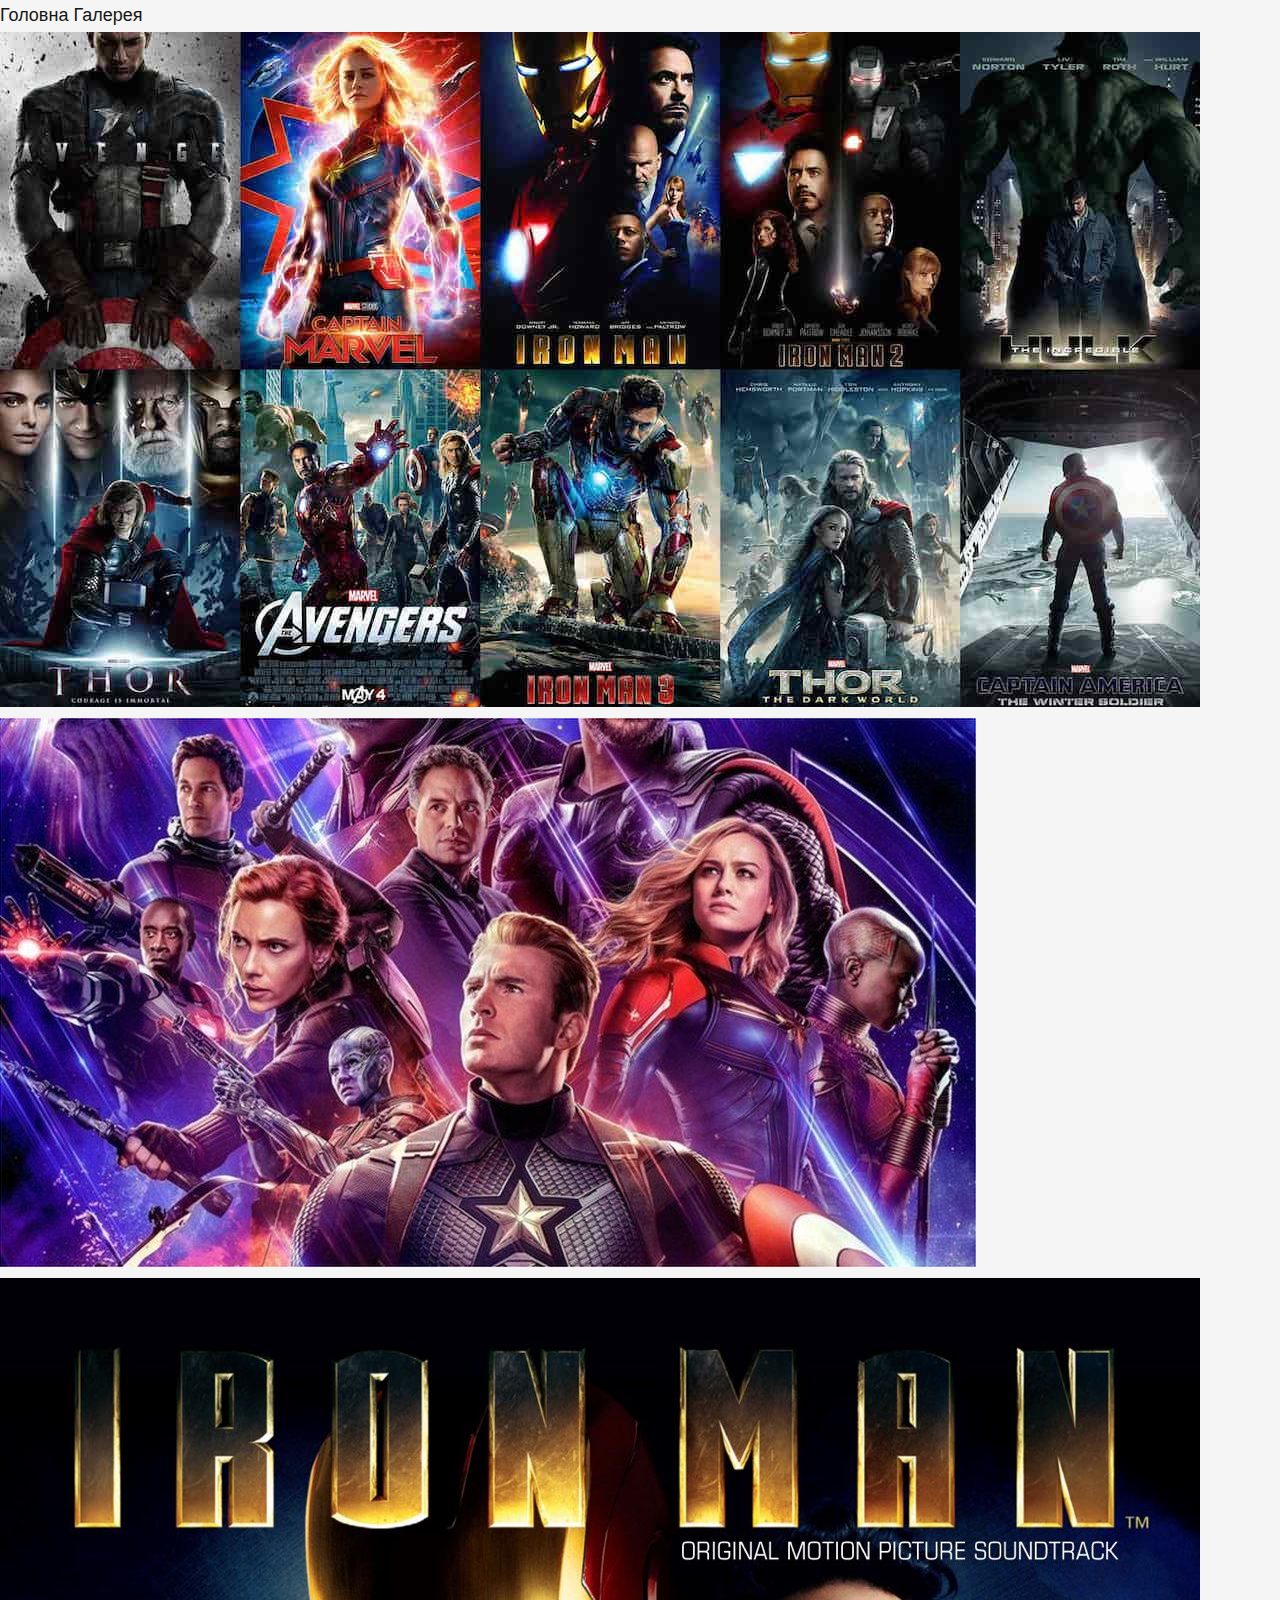
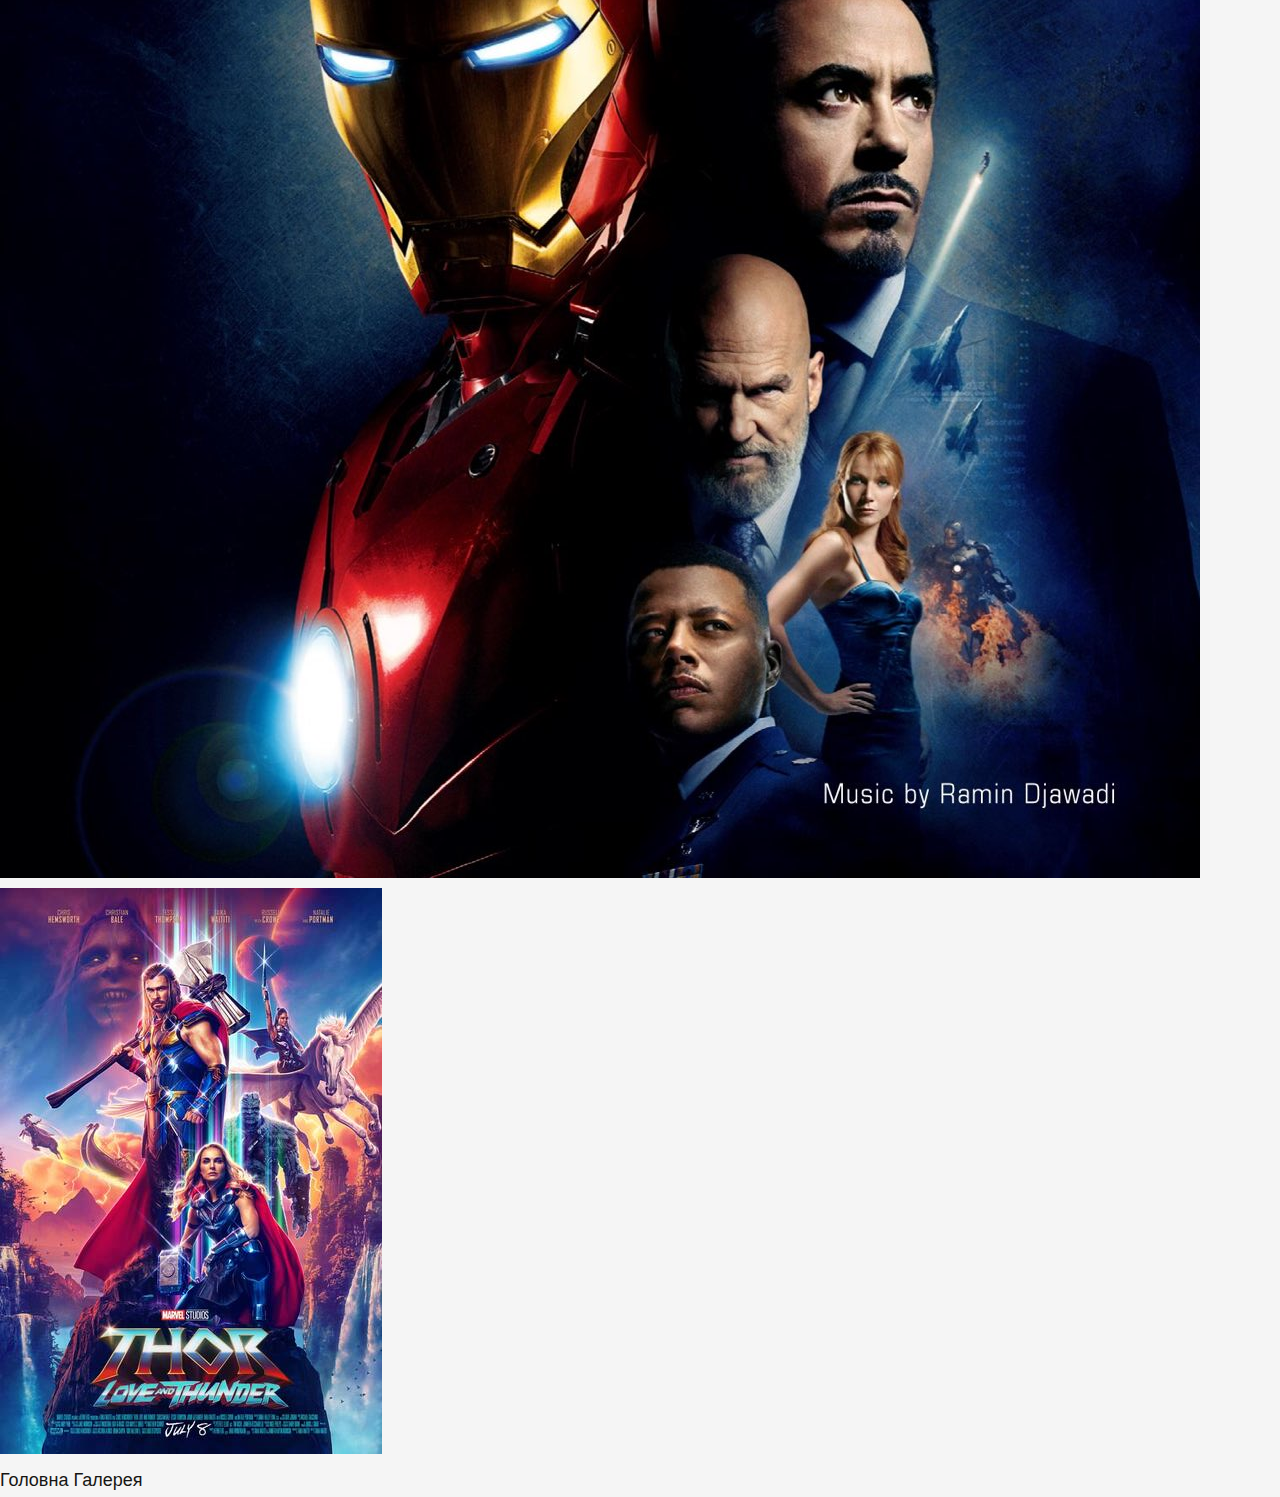
<file: gallery.html>
<!DOCTYPE html>
<html lang="en">
<head>
    <meta charset="UTF-8">
    <meta http-equiv="X-UA-Compatible" content="IE=edge">
    <meta name="viewport" content="width=device-width, initial-scale=1.0">
    <link rel="stylesheet" href="./css/style.css">
    <title>Gallery</title>
</head>
<body>
    <header>
        <nav>
            <a href="./index.html">Головна</a>
            <a href="#">Галерея</a>
        </nav>
    </header>
    <main>
        <div>
            <img src="./img/marvel-movies.jpg" alt="marvel-movies">     
        </div>
        <div>
            <img src="./img/avengers-end-game.jpg" alt="avengers-end-game">
        </div>
        <div>
            <img src="./img/iron-man.jpg" alt="iron-man">
        </div>
        <div>
            <img src="./img/thor-love-and-thunder.jpg" alt="thor-love-and-thunder">
        </div>
    </main>
    <footer>
        <nav>
            <a href="./index.html">Головна</a>
            <a href="#">Галерея</a>
        </nav>
    </footer>
</body>
</html>
</file>
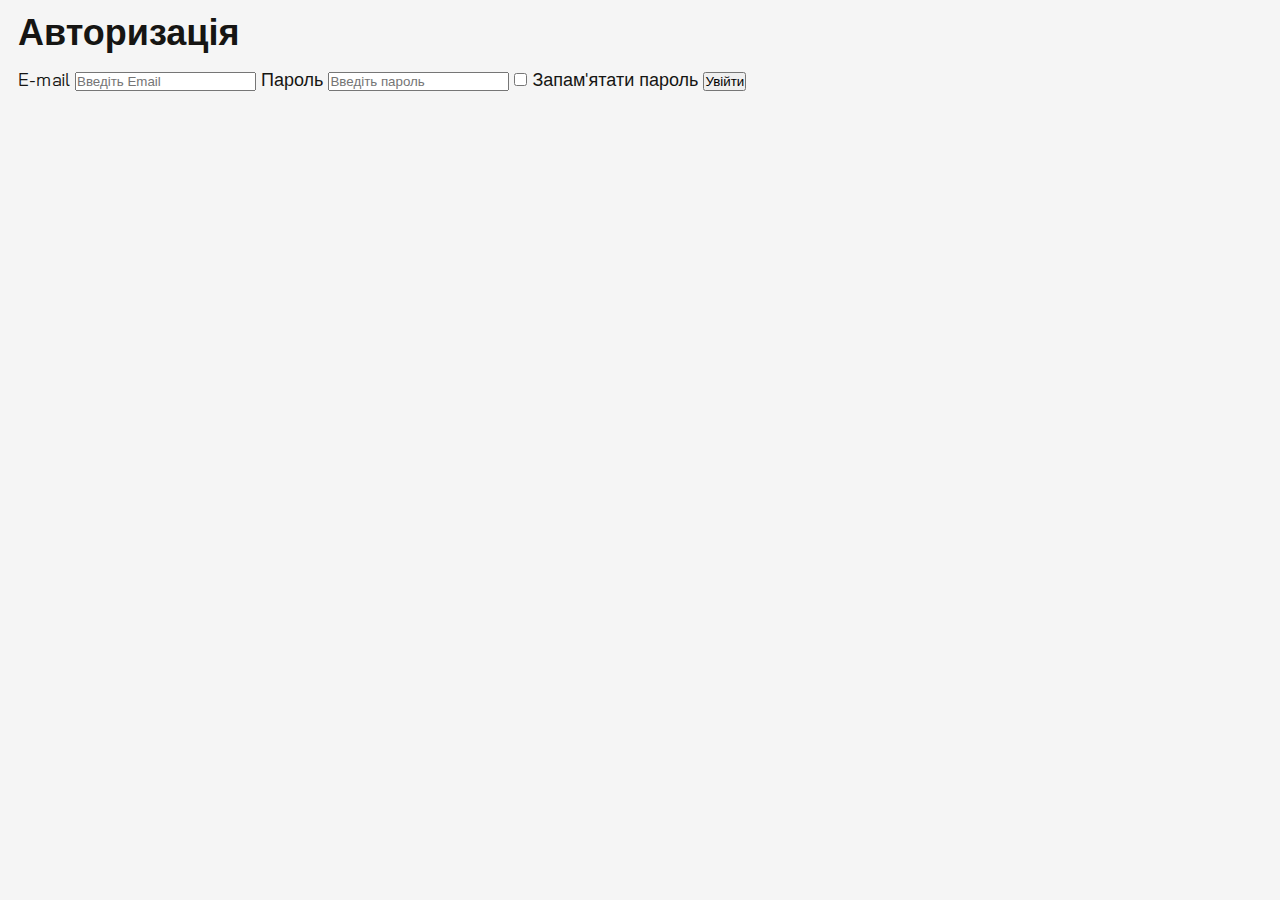
<file: pages/login.html>
<!DOCTYPE html>
<html lang="uk">
<head>
    <meta charset="UTF-8">
    <meta http-equiv="X-UA-Compatible" content="IE=edge">
    <meta name="viewport" content="width=device-width, initial-scale=1.0">
    <link rel="stylesheet" href="../fonts/font.css">
    <link rel="stylesheet" href="../css/style.css">
    <title>Homework 7</title>
</head>
<body>
    <main>
        <section class="login-screen">
            <div class="container">
                <h1>Авторизація</h1>
                <form action="https://fom.in.ua/echo" method="post">
                    <label>
                        E-mail
                        <input type="email" placeholder="Введіть Email" name="email" required>
                    </label>
                    <label>
                        Пароль
                        <input type="password" placeholder="Введіть пароль" name="password" required>
                    </label>                    
                    <label>
                        <input type="checkbox" name="remember" value="remember-password">
                        Запам'ятати пароль
                    </label>
                    <button type="submit">Увійти</button>
                </form>               
            </div>            
        </section>
    </main>
</body>
</html>
</file>
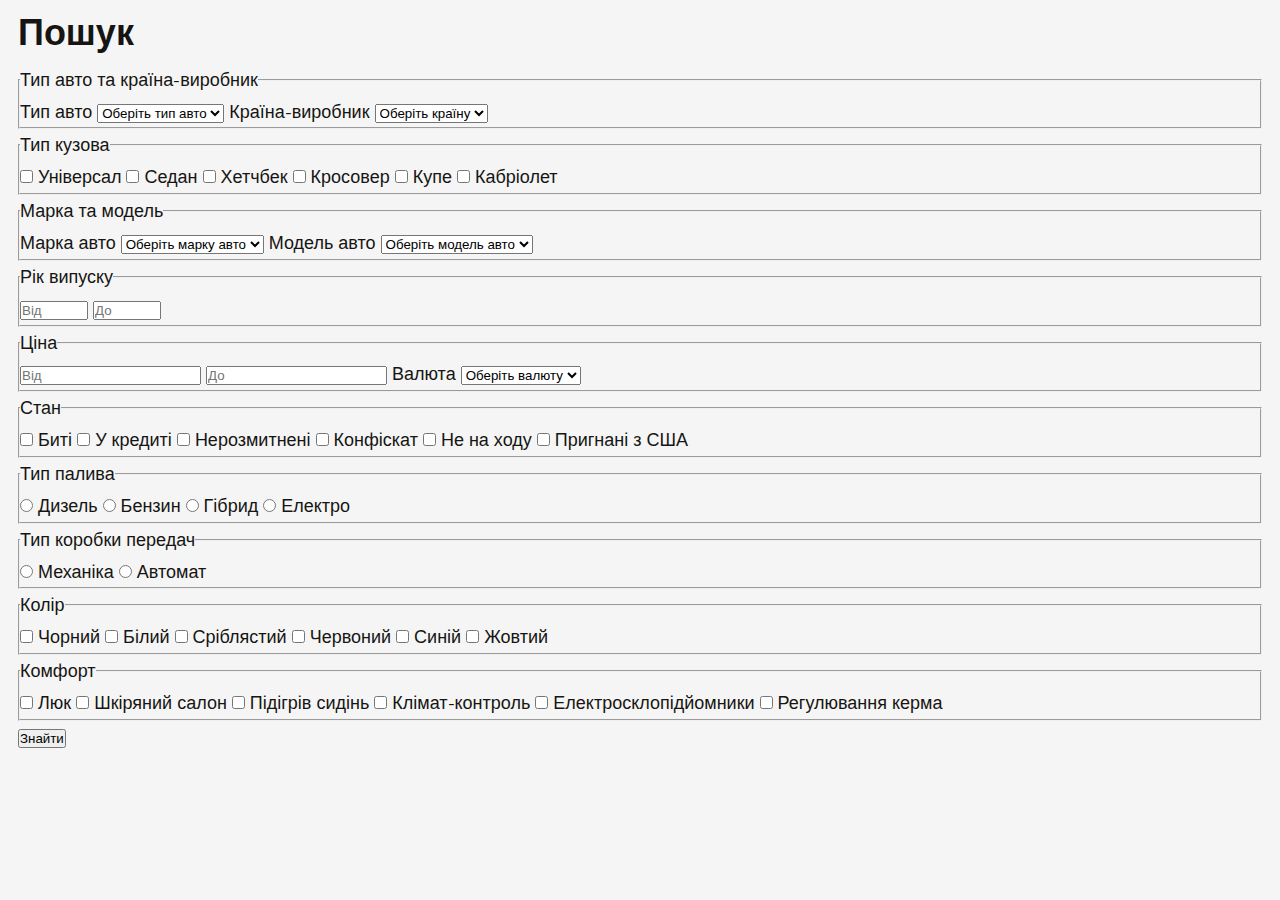
<file: pages/search.html>
<!DOCTYPE html>
<html lang="uk">
<head>
    <meta charset="UTF-8">
    <meta http-equiv="X-UA-Compatible" content="IE=edge">
    <meta name="viewport" content="width=device-width, initial-scale=1.0">
    <link rel="stylesheet" href="../fonts/font.css">
    <link rel="stylesheet" href="../css/style.css">
    <title>Homework 7</title>
</head>
<body>
    <main>
        <section class="search-screen">
            <div class="container">
                <h1>Пошук</h1>
                <form action="https://fom.in.ua/echo" method="post" class="search-form">
                    <fieldset>
                        <legend>
                            Тип авто та країна-виробник
                        </legend>
                        <label class="search-label">
                            Тип авто
                            <select name="transport-type">
                                <option value="none" disabled selected>Оберіть тип авто</option>
                                <option value="passenger">Легкові</option>
                                <option value="trucks">Вантажівки</option>
                                <option value="buses">Автобуси</option>
                                <option value="autohouses">Автобудинки</option>
                            </select>
                        </label>
                        <label class="search-label">
                            Країна-виробник
                            <select name="country">
                                <option value="none" disabled selected>Оберіть країну</option>
                                <option value="Germany">Німеччина</option>
                                <option value="Japan">Японія</option>
                                <option value="France">Франція</option>
                                <option value="USA">США</option>
                            </select>
                        </label>                    
                    </fieldset>
                    <fieldset>
                        <legend>Тип кузова</legend>
                        <label class="search-label">
                            <input type="checkbox" name="car body type" value="universal">
                                Універсал
                        </label>
                        <label class="search-label">
                            <input type="checkbox" name="car body type" value="sedan">
                                Седан
                        </label>
                        <label class="search-label">
                            <input type="checkbox" name="car body type" value="hatchback">
                                Хетчбек
                        </label>
                        <label class="search-label">
                            <input type="checkbox" name="car body type" value="crossover">
                                Кросовер
                        </label>
                        <label class="search-label">
                            <input type="checkbox" name="car body type" value="coupe">
                                Купе
                        </label>
                        <label class="search-label">
                            <input type="checkbox" name="car body type" value="cabriolet">
                                Кабріолет
                        </label>
                    </fieldset>
                    <fieldset>
                        <legend>
                            Марка та модель
                        </legend>
                        <label class="search-label">
                            Марка авто
                            <select name="brand">
                                <option value="none" disabled selected>Оберіть марку авто</option>
                                <option value="Audi">Audi</option>
                                <option value="BMW">BMW</option>
                                <option value="Chevrolet">Chevrolet</option>
                                <option value="Ford">Ford</option>
                            </select>
                        </label>
                        <label class="search-label">
                            Модель авто
                            <select name="model">
                                <option value="none" disabled selected>Оберіть модель авто</option>
                                <option value="A5">A5</option>
                                <option value="Aveo">Aveo</option>
                                <option value="Mondeo">Mondeo</option>
                                <option value="Accord">Accord</option>
                            </select>
                        </label>                    
                    </fieldset>
                    <fieldset>
                        <legend>
                            Рік випуску
                        </legend>
                        <label class="search-label">
                            <input type="number" name="year-start" min="1920" max="2022" placeholder="Від">
                        </label>
                        <label class="search-label">
                            <input type="number" name="year-end" min="1920" max="2022" placeholder="До">
                        </label>                   
                    </fieldset>
                    <fieldset>
                        <legend>
                            Ціна
                        </legend>
                        <label class="search-label">
                            <input type="number" name="price-start" min="0" placeholder="Від">
                        </label>
                        <label class="search-label">
                            <input type="number" name="price-end" min="0" placeholder="До">
                        </label>
                        <label class="search-label">
                            Валюта
                            <select name="currency">
                                <option value="none" disabled selected>Оберіть валюту</option>
                                <option value="UAH">гривня</option>
                                <option value="euro">євро</option>
                                <option value="dolar">долар</option>
                            </select>
                        </label>                
                    </fieldset>
                    <fieldset>
                        <legend>Стан</legend>
                        <label class="search-label">
                            <input type="checkbox" name="condition" value="beaten">
                                Биті
                        </label>
                        <label class="search-label">
                            <input type="checkbox" name="condition" value="on-credit">
                                У кредиті
                        </label>
                        <label class="search-label">
                            <input type="checkbox" name="condition" value="uncleared">
                                Нерозмитнені
                        </label>
                        <label class="search-label">
                            <input type="checkbox" name="condition" value="confiscated">
                                Конфіскат
                        </label>
                        <label class="search-label">
                            <input type="checkbox" name="condition" value="not-on-track">
                                Не на ходу
                        </label>
                        <label class="search-label">
                            <input type="checkbox" name="condition" value="driven-from">
                                Пригнані з США
                        </label>
                    </fieldset>
                    <fieldset>
                        <legend>Тип палива</legend>
                        <label class="search-label">
                            <input type="radio" name="fuel-type" value="diesel">
                                Дизель
                        </label>
                        <label class="search-label">
                            <input type="radio" name="fuel-type" value="gas">
                                Бензин
                        </label>
                        <label class="search-label">
                            <input type="radio" name="fuel-type" value="gybrid">
                                Гібрид
                        </label>
                        <label class="search-label">
                            <input type="radio" name="fuel-type" value="electro">
                                Електро
                        </label>
                    </fieldset>
                    <fieldset>
                        <legend>Тип коробки передач</legend>
                        <label class="search-label">
                            <input type="radio" name="gearbox-type" value="mechanic">
                                Механіка
                        </label>
                        <label class="search-label">
                            <input type="radio" name="gearbox-type" value="auto">
                                Автомат
                        </label>
                    </fieldset>
                    <fieldset>
                        <legend>Колір</legend>
                        <label class="search-label">
                            <input type="checkbox" name="color" value="black">
                                Чорний
                        </label>
                        <label class="search-label">
                            <input type="checkbox" name="color" value="white">
                                Білий
                        </label>
                        <label class="search-label">
                            <input type="checkbox" name="color" value="silver">
                                Сріблястий
                        </label>
                        <label class="search-label">
                            <input type="checkbox" name="color" value="red">
                                Червоний
                        </label>
                        <label class="search-label">
                            <input type="checkbox" name="color" value="blue">
                                Синій
                        </label>
                        <label class="search-label">
                            <input type="checkbox" name="color" value="yellow">
                                Жовтий
                        </label>
                    </fieldset>
                    <fieldset>
                        <legend>Комфорт</legend>
                        <label class="search-label">
                            <input type="checkbox" name="comfort" value="sunroof">
                                Люк
                        </label>
                        <label class="search-label">
                            <input type="checkbox" name="comfort" value="leather-interior">
                                Шкіряний салон
                        </label>
                        <label class="search-label">
                            <input type="checkbox" name="comfort" value="heated-seats">
                                Підігрів сидінь
                        </label>
                        <label class="search-label">
                            <input type="checkbox" name="comfort" value="climate-control">
                                Клімат-контроль
                        </label>
                        <label class="search-label">
                            <input type="checkbox" name="comfort" value="power-windows">
                                Електросклопідйомники
                        </label>
                        <label class="search-label">
                            <input type="checkbox" name="comfort" value="steering-wheel-adjustment">
                                Регулювання керма
                        </label>
                    </fieldset>
                    <button type="submit">Знайти</button>
                </form>               
            </div>            
        </section>
    </main>
</body>
</html>
</file>
<file: fonts/font.css>
@import url(./BaiJamjuree/font.css);
</file>
<file: css/style.css>
@import url(./common.css);

/* -------------------------------------------HEADER--------------------------------------- */

.header {
    padding-top: 27px;
    padding-bottom: 27px;
}

.logo svg path {
    transition: all .5s linear;
}

.logo:hover svg path.vector {
    fill: #161513;
}

.logo:hover svg path.word {
    fill: #E94D35;
}

.nav-link {
    font-size: 16px;
    line-height: 1.5;
    position: relative;
}

.nav-link::after {
    content: '';
    display: block;
    position: absolute;
    bottom: 0;
    left: 0;
    width: 100%;
    height: 1px;
    background-color: var(--color-black);
    transition: all .3s linear;
}

.header .nav-link:hover::after {
    left: 50%;
    width: 0;
}

.button {
    display: inline-block;
    font-size: 16px;
    line-height: 1.5;
    padding: 8px 26px;
    border: 1px solid var(--font-color);
    transition: all .5s linear;
}

.button:hover {
    color: var(--primary-color);
    background-color: var(--font-color);
}


/* ----------------------------------------FIRST-SCREEN--------------------------------------------- */

.first-screen {
    padding-top: 40px;
    padding-bottom: 47px;
}

.descr-box {
    width: 100%;
    max-width: 674px;
}

.image-box {
    width: 100%;
    max-width: 562px;
}

.first-screen-head {
    font-size: 56px;
    line-height: 1.14;
    font-weight: 400;
    letter-spacing: 0.56px;
    text-transform: uppercase;
}

.first-screen-directions {
    font-size: 23px;    
    line-height: 1.39;
    text-transform: uppercase;
    padding-top: 32px;
    padding-bottom: 40px;
}

.question {
    display: inline-block;
    font-size: 16px;
    line-height: 1.5;
    padding: 12px 38px;
    background-color: var(--font-color);
    color: var(--color-white);
}

.bigger {
    padding: 12px 39px;
}

/* ----------------------------------------SECTION-INCLINE-------------------------------------------- */

.incline{
    padding-top: 60px;
    padding-bottom: 60px;
}

.incline-wrapper {
    background-color: var(--font-color);
    color: var(--color-white);
    text-transform: uppercase;
    padding-top: 15px;
    padding-bottom: 15px;
    transform: rotate(-5deg);
    width: calc(100vw + 4%);
    margin-left: -2%;
    padding-left: 30px;
}

.incline-directions {
    white-space: nowrap;
}

/* ----------------------------------------SECTION-ABOUT------------------------------- */

.about {
    padding-top: 123px;
    padding-bottom: 119px;
}


.left-text {
    width: 100%;
    max-width: 408px;
}

.name {
    font-size: 23px;    
    line-height: 1.39;
    letter-spacing: 0.48px;
    font-weight: 400;
    text-transform: uppercase;
    margin-bottom: 21px;
}

.position {
    font-size: 56px;
    line-height: 1.14;
    letter-spacing: 0.56px;
}

.right-text {
    width: 100%;
    max-width: 612px;
}

.top-text {
    font-size: 31px;
    line-height: 1.29;
    letter-spacing: 0.64px;
    margin-bottom: 36px;
}

.bottom-text {
    margin-bottom: 27px;
}

.about-data-item {
    width: 100%;
    max-width: 148px;
}

.about-data-item-head {
    font-size: 12px;
    line-height: 1.33;
    text-transform: uppercase;
    color: var(--secondary-color);
    margin-bottom: 9px;
}

.about-data-item-value {
    font-size: 23px;    
    line-height: 1.39;
    letter-spacing: 0.48px;
}

.achievement-item {
    width: 100%;
    max-width: 33.33%;
}

.achievement-value {
    font-size: 56px;
    line-height: 1.14;
}

.achievement-text {
    font-size: 16px;
    line-height: 2;
    text-transform: uppercase;
}

/* ----------------------------------------SECTION-AWARDS------------------------------- */

.section-title-header {
    font-size: 45px;
    line-height: 1.24;
    letter-spacing: 1.44px;
    font-weight: 400;
}

.section-title-descr {
    text-transform: uppercase;
    letter-spacing: 1.44px;
}

.award-item {
    padding: 38px 34px;
}

.award-left-position {
    background-color: var(--secondary-color);
    color: var(--color-white);
    width: 100%;
    max-width: 48px;
    line-height: 32px;
    padding-top: 8px;
    padding-bottom: 8px;
}

.award-name {
    font-size: 23px;    
    line-height: 1.39;
    letter-spacing: 0.48px;
}

.award-right {
    font-size: 16px;
    line-height: 32px;
    text-transform: uppercase;
}

/*-------------------------------------------SECTION-PORTFOLIO----------------------------------------------*/

.portfolio-img {
    width: 100%;
    max-width: 460px;
}

.portfolio-direction {
    display: inline-block;
    background-color: var(--secondary-color);
    color: var(--color-white);
    line-height: 32px;
    padding: 4px 18px 4px 12px;
    text-transform: uppercase;
}

.read-more {
    font-size: 20px;
    line-height: 1.6;
    transition: all .7s ease;
    position: relative;
}

.read-more::after {
    content: '';
    display: block;
    position: absolute;
    bottom: 0;
    width: 0;
    height: 1px;
    background-color: var(--secondary-color);
    transition: all 0.7s ease;
}

.read-more:hover {
    color: var(--secondary-color);
}

.read-more:hover::after {
    width: 100%;
}

/*-------------------------------------------SECTION-SERVICES----------------------------------------------*/

.service-item {
    width: 100%;
    max-width: 510px;
    padding-top: 34px;
    padding-left: 34px;
    padding-bottom: 30px;
}

.service-header {
    font-size: 31px;
    line-height: 1.29;
    font-weight: 400;
    margin-bottom: 28px;
}

/*-------------------------------------------SECTION-CUSTOMERS----------------------------------------------*/

.customer-item {
    width: 100%;
    max-width: 241px;
    min-height: 98px;
}

/*-------------------------------------------SECTION-CUSTOMERS----------------------------------------------*/

.articles {
    position: relative;
}

.article-item {
    padding-left: 34px;
    padding-right: 34px;
}

.article-left {
    width: 100%;
    max-width: 456px;
    padding-bottom: 12px;
}

.article-props {
    font-size: 16px;
    line-height: 2;
    letter-spacing: 1.28;
    color: var(--secondary-color);
    text-transform: uppercase;
}

.separator {
    display: inline-block;
    padding-left: 14px;
    padding-right: 14px;
}

.article-header {
    font-size: 23px;    
    line-height: 1.39;
    letter-spacing: 0.48px;
    font-weight: 400;
}

.article-promo {
    font-size: 16px;
    line-height: 1.5;
}

.browse-articles {
    display: inline-block;
    width: 100%;
    background-color: var(--font-color);
    color: var(--color-white);
    text-align: center;
    font-size: 20px;
    line-height: 1.6;
    padding-top: 12px;
    padding-bottom: 14px;
    transition: all .7s ease-out;
}

.browse-articles:hover {
    background-color: var(--secondary-color);
}

.moxa-big {
    position: absolute;
    right: 0px;
    bottom: 84px;
    z-index: -1;
}

/*-------------------------------------------FOOTER----------------------------------------------*/

.footer {
    background-color: var(--color-gray);
}

.footer-top {
    padding-top: 60px;
    padding-bottom: 60px;
}

.footer-form-input {
    min-width: 354px;
    outline: none;
    font-family: 'BaiJamjuree';
    background-color: var(--color-gray);
    padding-left: 21px;
    padding-top: 12px;
    padding-bottom: 12px;
}

.footer-form-input::placeholder {
    color: var(--font-color);
}

.footer-right-col {
    width: 100%;
    max-width: 50%;
}

.email-input {
    display: inline-block;
}

.footer-form-btn {
    background-color: var(--color-black);
    color: var(--color-white);
    font-family: 'BaiJamjuree';
    padding-top: 14px;
    padding-bottom: 14px;
    padding-left: 17px;
    padding-right: 17px;
    border: none;
    outline: none;
    cursor: pointer;
    margin-left: 22px;
    transition: all .7s ease-out;
}

.footer-form-btn:hover {
    background-color: var(--secondary-color);
}

.footer-logo svg path {
    transition: all .5s linear;
}

.footer-logo:hover svg path.moxa-footer {
    fill: #E94D35;
}

.footer-bottom {
    background-color: var(--font-color);
    padding-top: 66px;
    padding-bottom: 26px;
}

.footer-nav {
    color: var(--color-white);
}

.footer-nav-link {
    position: relative;
}

.footer-nav-link::after {
    content: '';
    display: block;
    position: absolute;
    bottom: 0;
    left: 50%;
    width: 0;
    height: 1px;
    background-color: var(--color-white);
    transition: all .3s linear;
}

.footer-nav-link:hover::after {
    left: 0;
    width: 100%;
}

.summary {
    font-size: 14px;
    line-height: 1.71;
    color: var(--color-white);
}

.summary-link {
    transition: all .7s ease;
}

.summary-link:hover {
    color: var(--secondary-color);
}

.social-link svg path.inner-svg,
.social-link svg path.circle-svg {
    transition: all .4s linear;
}

.social-link:hover svg path.circle-svg {
    stroke: #E94D35;
}

.social-link:hover svg path.inner-svg {
    fill: #E94D35;
}
</file>
